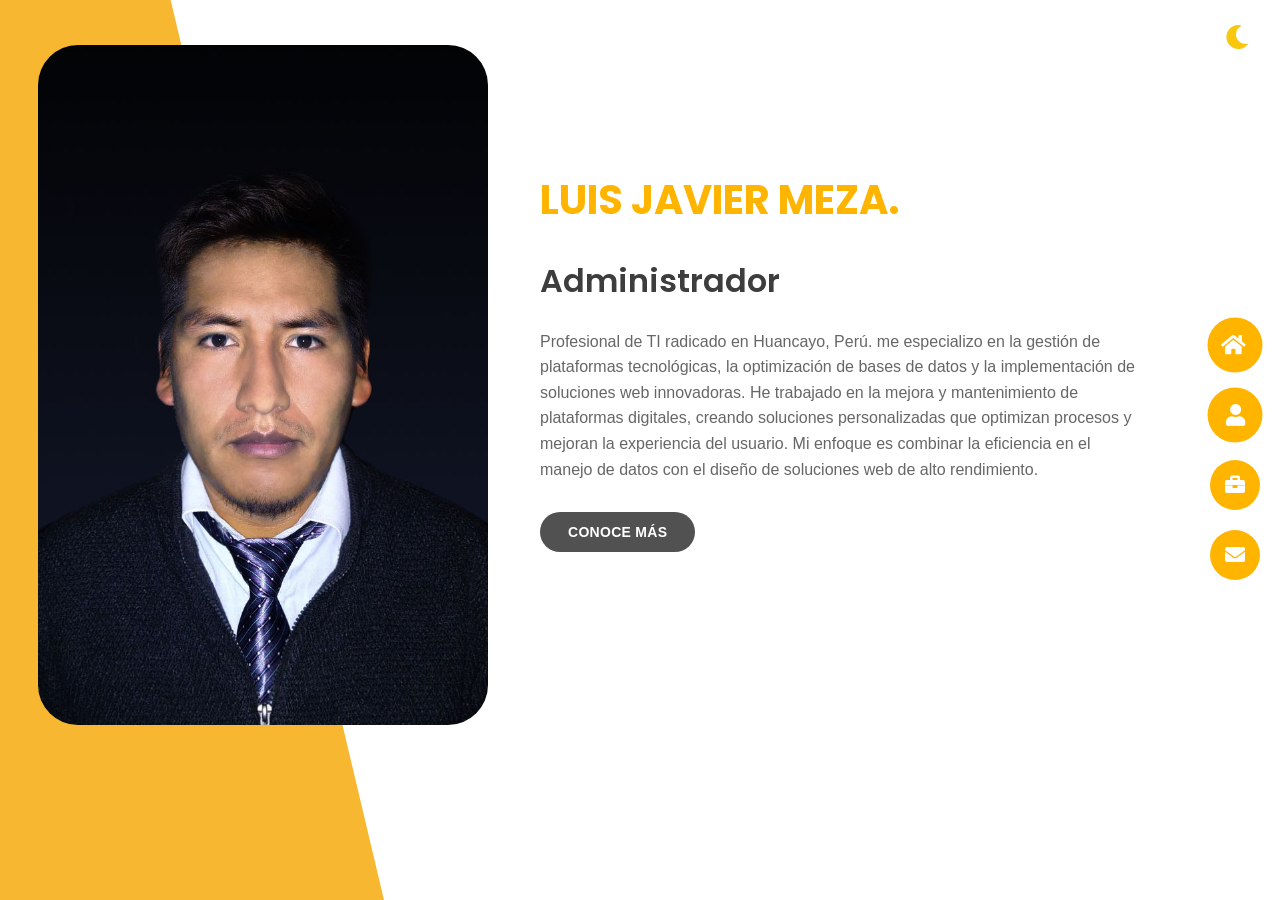
<file: home/index.html>
<!DOCTYPE html>
<html lang="es">
<head>
  <meta charset="UTF-8">
  <meta name="viewport" content="width=device-width, initial-scale=1.0">
  <title>Javier Meza - Diseñador Web</title>
  <link href="https://fonts.googleapis.com/css2?family=Poppins:wght@400;600;700;900&display=swap" rel="stylesheet">
  <link rel="icon" href="../static/imagenes/favicon.png" type="image/x-icon">


<link rel="stylesheet" href="https://cdnjs.cloudflare.com/ajax/libs/font-awesome/5.15.3/css/all.min.css" />
<link rel="stylesheet" href="../static/css/sidebar.css">
<!-- Botón de modo oscuro (pantallas grandes) -->
  <div class="mode-container">
    <button id="toggle-mode" class="toggle-mode" aria-label="Alternar modo oscuro/claro">
      <i class="fas fa-moon"></i>
    </button>
  </div>

  <!-- Botón de modo oscuro (pantallas pequeñas) -->
  <div class="mobile-mode-container">
    <button id="mobile-toggle-mode" class="mobile-toggle-mode" aria-label="Alternar modo oscuro/claro">
      <i class="fas fa-moon"></i>
    </button>
  </div>

<!-- Menú lateral (pantallas grandes) -->
<div class="menu-container">
  <a href="/portafolio_web/index.html" class="menu-btn"><i class="fas fa-home"></i><span>Inicio</span></a>
  <a href="/portafolio_web/sobre_mi/index.html" class="menu-btn active"><i class="fas fa-user"></i><span>Información</span></a>
  <a href="/portafolio_web/trabajos_demo/index.html" class="menu-btn"><i class="fas fa-briefcase"></i><span>Portafolio</span></a>
  <a href="https://mail.google.com/mail/?view=cm&fs=1&to=javier.ocyt@gmail.com" target="_blank" class="menu-btn">
    <i class="fas fa-envelope"></i><span>Correo</span>
  </a>
</div>

<!-- Menú inferior (pantallas pequeñas) -->
<div class="mobile-menu">
  <a href="/portafolio_web/index.html"><i class="fas fa-home"></i></a>
  <a href="/portafolio_web/sobre_mi/index.html" class="active"><i class="fas fa-user"></i></a>
  <a href="/portafolio_web/trabajos_demo/index.html"><i class="fas fa-briefcase"></i></a>
  <a href="https://mail.google.com/mail/?view=cm&fs=1&to=javier.ocyt@gmail.com"><i class="fas fa-envelope"></i></a>
</div>


</head>
<!-- Incluir el archivo script.js -->
<script src="../static/js/sidebar.js"></script>
<!DOCTYPE html>
<html lang="es">
<head>
  <meta charset="UTF-8">
  <meta name="viewport" content="width=device-width, initial-scale=1.0">
  <title>Javier Meza - Diseñador Web</title>
  <link href="https://fonts.googleapis.com/css2?family=Poppins:wght@400;600;700;900&display=swap" rel="stylesheet">

  <!-- Enlazar el archivo CSS 'style_home.css' -->
  <link rel="stylesheet" href="../static/css/style_home.css">
  <link rel="stylesheet" href="../static/css/sidebar.css">
  <link rel="stylesheet" href="../static/css/modal_info.css">

  </head>
<body>

<!-- ===== DISEÑO PARA PANTALLAS GRANDES ===== -->
<div class="desktop-design">
  <div class="main-container">
    <div class="triangle-container"></div>
    <div class="black-background"></div>
    
    <div class="image-section">
      <img src="../static/imagenes/photo.jpg" alt="Retrato de Javier Meza">
    </div>
    
    <div class="content-section">
      <h1>LUIS JAVIER MEZA.</h1>
      <div class="typing-container">
        <div class="typing-text" id="desktopTypingText"></div>
      </div>
      <p>
        Profesional de TI radicado en Huancayo, Perú. me especializo en la gestión de plataformas tecnológicas, la optimización de bases de datos y la implementación de soluciones web innovadoras.
    
        He trabajado en la mejora y mantenimiento de plataformas digitales, creando soluciones personalizadas que optimizan procesos y mejoran la experiencia del usuario. Mi enfoque es combinar la eficiencia en el manejo de datos con el diseño de soluciones web de alto rendimiento.
      </p>
      <button class="button" id="myBtn">CONOCE MÁS</button>
    </div>
  </div>
</div>

<!-- ===== DISEÑO PARA PANTALLAS PEQUEÑAS ===== -->
<div class="mobile-design">
  <div class="profile-image">
    <img src="../static/imagenes/photo.jpg" alt="Retrato de Javier Meza">
  </div>
  
  <h1>LUIS JAVIER MEZA</h1>
  <div class="typing-container">
    <div class="typing-text" id="mobileTypingText"></div>
  </div>
  
  <p>
    Profesional de TI radicado en Huancayo, Perú. me especializo en la gestión de plataformas tecnológicas, la optimización de bases de datos y la implementación de soluciones web innovadoras.

    He trabajado en la mejora y mantenimiento de plataformas digitales, creando soluciones personalizadas que optimizan procesos y mejoran la experiencia del usuario. Mi enfoque es combinar la eficiencia en el manejo de datos con el diseño de soluciones web de alto rendimiento.
  </p>
  
  <div class="button-container">
    <button class="button" id="mobileBtn">CONOCE MÁS</button>
  </div>
</div>

<script>
    // Texto completo para el efecto
  const fullText = "Administrador de Datos, Sistemas y Desarrollo Web";
  
  // Función mejorada para el efecto de máquina de escribir
  function typeWriter(element, text, speed) {
    let i = 0;
    element.innerHTML = ''; // Limpiar contenido inicial
    
    function type() {
      if (i < text.length) {
        element.innerHTML = text.substring(0, i+1);
        i++;
        setTimeout(type, speed);
      } else {
        setTimeout(() => {
          // Reiniciamos el texto (el cursor CSS sigue parpadeando)
          element.innerHTML = text;
          i = 0;
          setTimeout(type, 1000); // Breve pausa antes de reiniciar
        }, 2000); // Espera 2 segundos al final
      }
    }
    
    type(); // Iniciar la animación
  }

  // Iniciar efectos al cargar la página
  document.addEventListener('DOMContentLoaded', () => {
    const desktopText = document.getElementById('desktopTypingText');
    const mobileText = document.getElementById('mobileTypingText');
    
    if (desktopText) {
      typeWriter(desktopText, fullText, 100);
    }
    
    if (mobileText) {
      typeWriter(mobileText, fullText, 100);
    }

    // Botón en móviles
    document.getElementById('mobileBtn')?.addEventListener('click', function() {
      window.location.href = "/portafolio_web/sobre_mi/index.html";
    });

    // Botón en desktop
    document.getElementById('myBtn')?.addEventListener('click', function() {
      window.location.href = "/portafolio_web/sobre_mi/index.html";
    });
  });
</script>
<script src="../static/js/button.js"></script>
</body>
</html>
</file>
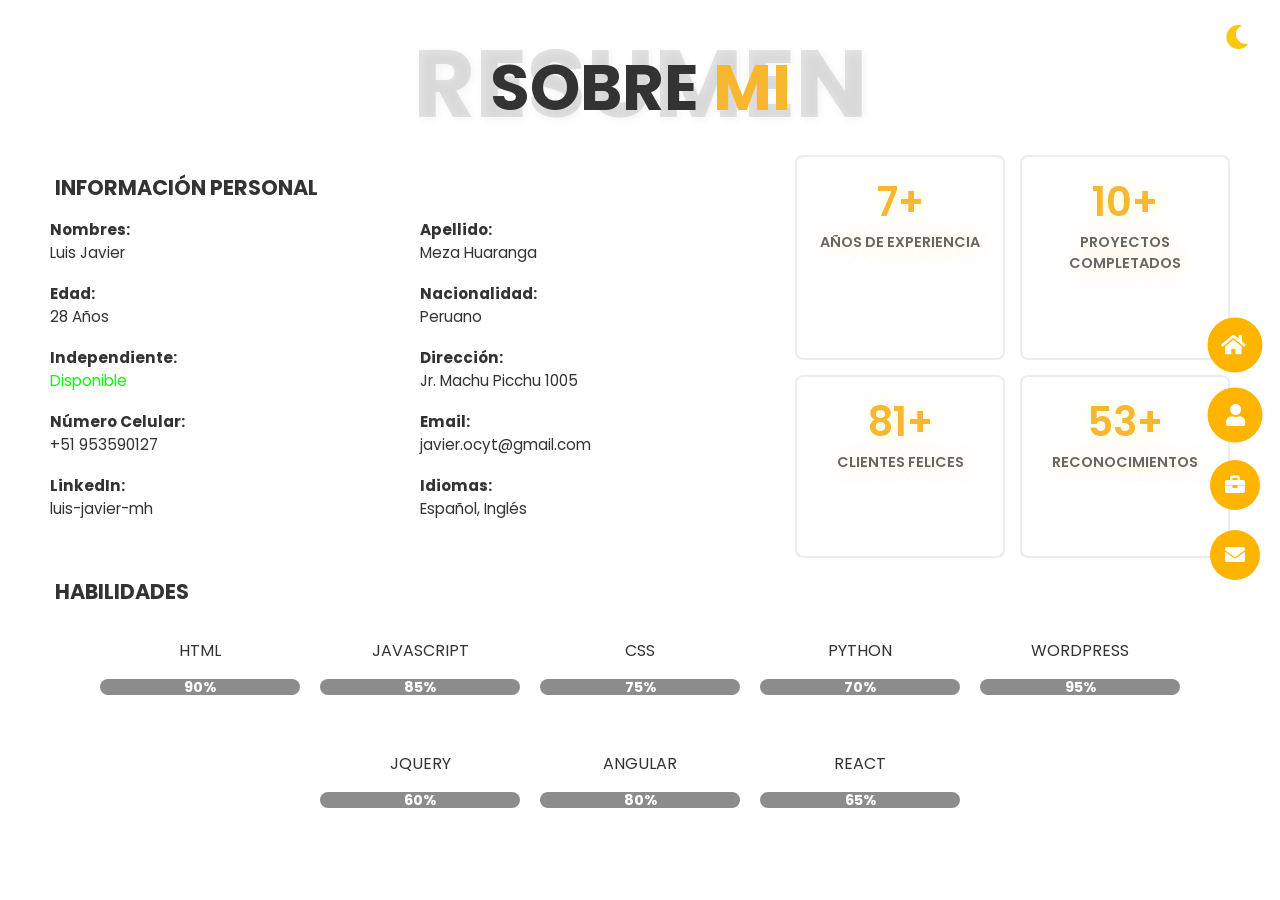
<file: sobre_mi/index.html>
<!DOCTYPE html>
<html lang="es">
<head>
  <meta charset="UTF-8" />
  <meta name="viewport" content="width=device-width, initial-scale=1.0" />
  <title>Javier Meza - Diseñador Web</title>

  <!-- Fuentes -->
  <link href="https://fonts.googleapis.com/css2?family=Poppins:wght@400;600;700;900&display=swap" rel="stylesheet">
  <link href="https://fonts.googleapis.com/css2?family=Roboto:wght@400;700&display=swap" rel="stylesheet">

  <!-- Íconos -->
  <link rel="stylesheet" href="https://cdnjs.cloudflare.com/ajax/libs/font-awesome/5.15.3/css/all.min.css" />

  <!-- Estilos -->
  <link rel="stylesheet" href="../static/css/sidebar.css" />
  <link rel="stylesheet" href="../static/css/sobre_mi.css" />
  <link rel="icon" href="../static/imagenes/favicon.png" type="image/x-icon" />
</head>

<body>

<!-- Botón de modo oscuro (pantallas grandes) -->
<div class="mode-container">
  <button id="toggle-mode" class="toggle-mode" aria-label="Alternar modo oscuro/claro">
    <i class="fas fa-moon"></i>
  </button>
</div>

<!-- Botón de modo oscuro (pantallas pequeñas) -->
<div class="mobile-mode-container">
  <button id="mobile-toggle-mode" class="mobile-toggle-mode" aria-label="Alternar modo oscuro/claro">
    <i class="fas fa-moon"></i>
  </button>
</div>

<!-- Menú lateral (pantallas grandes) -->
<div class="menu-container">
  <a href="/portafolio_web/index.html" class="menu-btn"><i class="fas fa-home"></i><span>Inicio</span></a>
  <a href="/portafolio_web/sobre_mi/index.html" class="menu-btn active"><i class="fas fa-user"></i><span>Información</span></a>
  <a href="/portafolio_web/trabajos_demo/index.html" class="menu-btn"><i class="fas fa-briefcase"></i><span>Portafolio</span></a>
  <a href="https://mail.google.com/mail/?view=cm&fs=1&to=javier.ocyt@gmail.com" target="_blank" class="menu-btn">
    <i class="fas fa-envelope"></i><span>Correo</span>
  </a>
</div>

<!-- Menú inferior (pantallas pequeñas) -->
<div class="mobile-menu">
  <a href="/portafolio_web/index.html"><i class="fas fa-home"></i></a>
  <a href="/portafolio_web/sobre_mi/index.html" class="active"><i class="fas fa-user"></i></a>
  <a href="/portafolio_web/trabajos_demo/index.html"><i class="fas fa-briefcase"></i></a>
  <a href="https://mail.google.com/mail/?view=cm&fs=1&to=javier.ocyt@gmail.com"><i class="fas fa-envelope"></i></a>
</div>

<!-- Contenido principal -->
<div class="container">
  <div class="header">
    <h1>SOBRE <span>MI</span></h1>
  </div>

  <div class="container-columns">
    <div class="personal-info">
      <h2>INFORMACIÓN PERSONAL</h2>
      <div class="info">
        <div><span>Nombres:</span><span class="value">Luis Javier</span></div>
        <div><span>Apellido:</span><span class="value">Meza Huaranga</span></div>
        <div><span>Edad:</span><span class="value">28 Años</span></div>
        <div><span>Nacionalidad:</span><span class="value">Peruano</span></div>
        <div><span>Independiente:</span><span class="value" style="color: #00ff00;">Disponible</span></div>
        <div><span>Dirección:</span><span class="value">Jr. Machu Picchu 1005</span></div>
        <div><span>Número Celular:</span><span class="value">+51 953590127</span></div>
        <div><span>Email:</span><span class="value">javier.ocyt@gmail.com</span></div>
        <div><span>LinkedIn:</span><span class="value">luis-javier-mh</span></div>
        <div><span>Idiomas:</span><span class="value">Español, Inglés</span></div>
      </div>
    </div>

    <div class="stats">
      <div class="column"><span>7+</span><span class="label">AÑOS DE EXPERIENCIA</span></div>
      <div class="column"><span>10+</span><span class="label">PROYECTOS COMPLETADOS</span></div>
      <div class="column"><span>81+</span><span class="label">CLIENTES FELICES</span></div>
      <div class="column"><span>53+</span><span class="label">RECONOCIMIENTOS</span></div>
    </div>
  </div>

  <div class="personal-info">
    <h2>HABILIDADES</h2>
    <div class="skills">
      <div class="skill"><p>HTML</p>
        <div class="progress-container"><div class="progress-bar" style="--target-width: 90%;"></div><span class="percentage">90%</span></div>
      </div>
      <div class="skill"><p>JAVASCRIPT</p>
        <div class="progress-container"><div class="progress-bar" style="--target-width: 85%;"></div><span class="percentage">85%</span></div>
      </div>
      <div class="skill"><p>CSS</p>
        <div class="progress-container"><div class="progress-bar" style="--target-width: 75%;"></div><span class="percentage">75%</span></div>
      </div>
      <div class="skill"><p>PYTHON</p>
        <div class="progress-container"><div class="progress-bar" style="--target-width: 70%;"></div><span class="percentage">70%</span></div>
      </div>
      <div class="skill"><p>WORDPRESS</p>
        <div class="progress-container"><div class="progress-bar" style="--target-width: 95%;"></div><span class="percentage">95%</span></div>
      </div>
      <div class="skill"><p>JQUERY</p>
        <div class="progress-container"><div class="progress-bar" style="--target-width: 60%;"></div><span class="percentage">60%</span></div>
      </div>
      <div class="skill"><p>ANGULAR</p>
        <div class="progress-container"><div class="progress-bar" style="--target-width: 80%;"></div><span class="percentage">80%</span></div>
      </div>
      <div class="skill"><p>REACT</p>
        <div class="progress-container"><div class="progress-bar" style="--target-width: 65%;"></div><span class="percentage">65%</span></div>
      </div>
    </div>
  </div>
</div>

<!-- Scripts -->
<script src="../static/js/sidebar.js"></script>
<script>
  document.addEventListener('DOMContentLoaded', function() {
    const progressBars = document.querySelectorAll('.progress-bar');

    function animateBars() {
      progressBars.forEach(bar => {
        bar.style.animation = 'none';
        void bar.offsetWidth;
        bar.style.animation = 'progressAnimation 6s infinite ease-in-out';
      });
    }

    animateBars();
    setInterval(animateBars, 30000);
  });
</script>
</body>
</html>
</file>
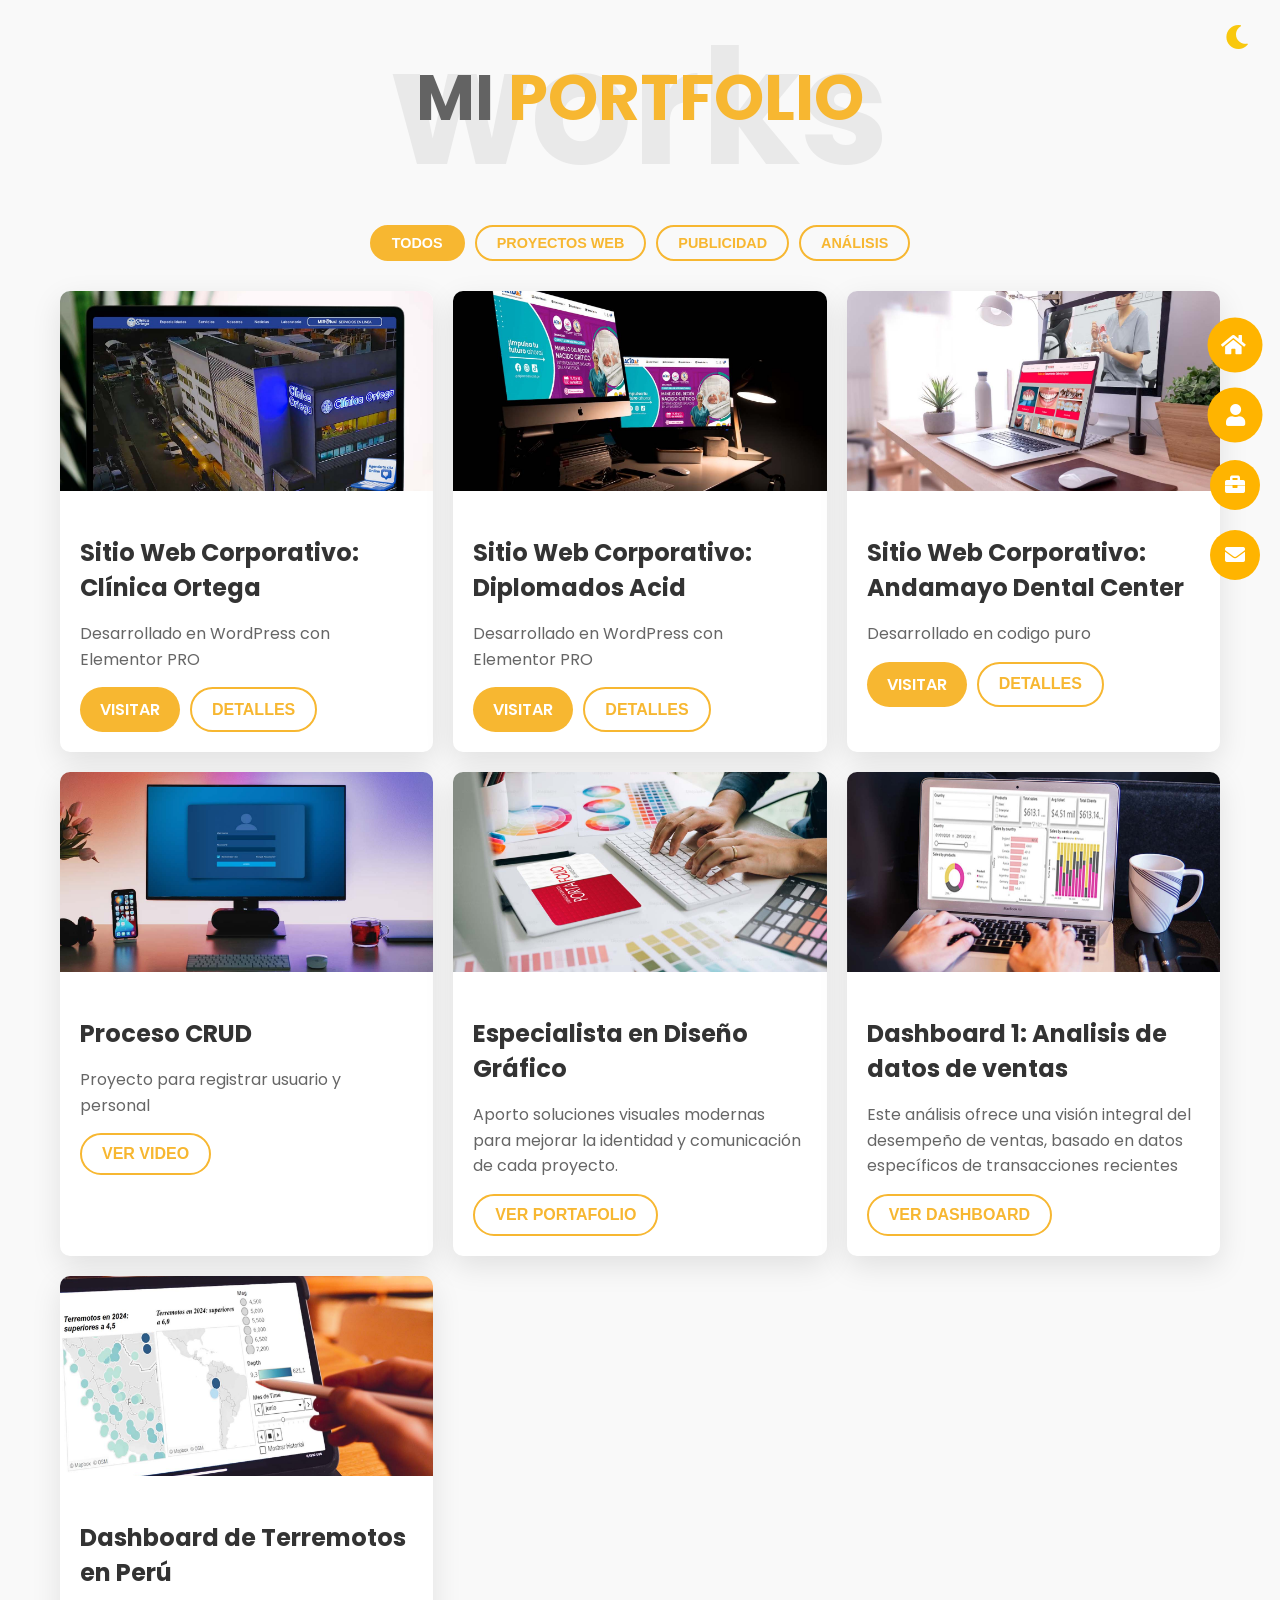
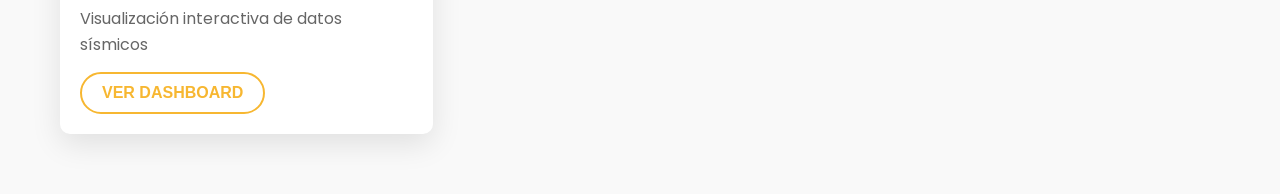
<file: trabajos_demo/index.html>
<!DOCTYPE html>
<html lang="es">
<head>
  <meta charset="UTF-8">
  <meta name="viewport" content="width=device-width, initial-scale=1.0">
  <title>Javier Meza - Diseñador Web</title>
  <link href="https://fonts.googleapis.com/css2?family=Poppins:wght@400;600;700;900&display=swap" rel="stylesheet">
  <link rel="icon" href="../static/imagenes/favicon.png" type="image/x-icon">


<link rel="stylesheet" href="https://cdnjs.cloudflare.com/ajax/libs/font-awesome/5.15.3/css/all.min.css" />
<link rel="stylesheet" href="../static/css/sidebar.css">
<!-- Botón de modo oscuro (pantallas grandes) -->
  <div class="mode-container">
    <button id="toggle-mode" class="toggle-mode" aria-label="Alternar modo oscuro/claro">
      <i class="fas fa-moon"></i>
    </button>
  </div>

  <!-- Botón de modo oscuro (pantallas pequeñas) -->
  <div class="mobile-mode-container">
    <button id="mobile-toggle-mode" class="mobile-toggle-mode" aria-label="Alternar modo oscuro/claro">
      <i class="fas fa-moon"></i>
    </button>
  </div>

 <!-- Menú lateral (pantallas grandes) -->
<div class="menu-container">
  <a href="/portafolio_web/index.html" class="menu-btn"><i class="fas fa-home"></i><span>Inicio</span></a>
  <a href="/portafolio_web/sobre_mi/index.html" class="menu-btn active"><i class="fas fa-user"></i><span>Información</span></a>
  <a href="/portafolio_web/trabajos_demo/index.html" class="menu-btn"><i class="fas fa-briefcase"></i><span>Portafolio</span></a>
  <a href="https://mail.google.com/mail/?view=cm&fs=1&to=javier.ocyt@gmail.com" target="_blank" class="menu-btn">
    <i class="fas fa-envelope"></i><span>Correo</span>
  </a>
</div>

<!-- Menú inferior (pantallas pequeñas) -->
<div class="mobile-menu">
  <a href="/portafolio_web/index.html"><i class="fas fa-home"></i></a>
  <a href="/portafolio_web/sobre_mi/index.html" class="active"><i class="fas fa-user"></i></a>
  <a href="/portafolio_web/trabajos_demo/index.html"><i class="fas fa-briefcase"></i></a>
  <a href="https://mail.google.com/mail/?view=cm&fs=1&to=javier.ocyt@gmail.com"><i class="fas fa-envelope"></i></a>
</div>


</head>
<!-- Incluir el archivo script.js -->
<script src="../static/js/sidebar.js"></script>
  <!DOCTYPE html>
  <html lang="es">
  <head>
    <meta charset="UTF-8">
    <meta name="viewport" content="width=device-width, initial-scale=1.0">
    <title>Mi Portafolio - Javier Meza</title>
    <link href="https://fonts.googleapis.com/css2?family=Poppins:wght@400;600;700;900&display=swap" rel="stylesheet">
    <link rel="stylesheet" href="../static/css/trabajos_demo.css">

  </head>
  <body>
<!-- Contenedor principal -->
<div class="jm-main-container">
  <header>
    <div class="jm-header">
      <h1>MI <span>PORTFOLIO</span></h1>
    </div>
  </header>
  
  <section class="jm-portfolio">
    <div class="jm-container">
      <div class="jm-portfolio-filters">
        <button class="jm-filter-btn jm-active" data-jm-filter="all">Todos</button>
        <button class="jm-filter-btn" data-jm-filter="web">Proyectos Web</button>
        <button class="jm-filter-btn" data-jm-filter="publicidad">Publicidad</button>
        <button class="jm-filter-btn" data-jm-filter="analisis">Análisis</button>
      </div>
  
      <div class="jm-projects-grid">
        <!-- Proyecto 1 -->
        <div class="jm-project-card jm-web-project jm-active" data-jm-category="web">
          <div class="jm-project-image">
            <img src="../static/imagenes/webdesing1.jpg" alt="Proyecto Web 1">
          </div>
          <div class="jm-project-info">
            <h3>Sitio Web Corporativo: Clínica Ortega</h3>
            <p>Desarrollado en WordPress con Elementor PRO</p>
            <div class="jm-project-links">
              <a href="https://clinicaortega.pe/webortega/portalweb/" class="jm-btn" target="_blank">
                Visitar
              </a>
              <button class="jm-btn jm-btn-outline jm-details-btn" 
                      data-title="Sitio Web Corporativo" 
                      data-tech="WordPress, Elementor Pro, HTML5, CSS3, JavaScript, Plugins personalizados" 
                      data-features="Diseño responsive, Optimización SEO, Integración con redes sociales" 
                      data-challenges="Implementamos lazy loading para imágenes pesadas">
                Detalles
              </button>
            </div>
          </div>
        </div>

        <!-- Proyecto 2 -->
        <div class="jm-project-card jm-web-project jm-active" data-jm-category="web">
          <div class="jm-project-image">
            <img src="../static/imagenes/webdesing2.jpg" alt="Proyecto Web 2">
          </div>
          <div class="jm-project-info">
            <h3>Sitio Web Corporativo: Diplomados Acid</h3>
            <p>Desarrollado en WordPress con Elementor PRO</p>
            <div class="jm-project-links">
              <a href="https://diplomadosacid.pe/" class="jm-btn" target="_blank">
                Visitar
              </a>
              <button class="jm-btn jm-btn-outline jm-details-btn" 
              data-title="Sitio Web Corporativo" 
              data-tech="WordPress, Elementor Pro, HTML5, CSS3, JavaScript, Plugins personalizados" 
              data-features="Diseño responsive, Optimización SEO, Integración con redes sociales" 
              data-challenges="Implementamos lazy loading para imágenes pesadas">
                Detalles
              </button>
            </div>
          </div>
        </div>

        <!-- Proyecto 3 -->
        <div class="jm-project-card jm-web-project jm-active" data-jm-category="web">
          <div class="jm-project-image">
            <img src="../static/imagenes/webdesing3.jpg" alt="Proyecto Web 3">
          </div>
          <div class="jm-project-info">
            <h3>Sitio Web Corporativo: Andamayo Dental Center</h3>
            <p>Desarrollado en codigo puro</p>
            <div class="jm-project-links">
              <a href="https://andamayodentalcenter.pe/" class="jm-btn" target="_blank">
                Visitar
              </a>
              <button class="jm-btn jm-btn-outline jm-details-btn" 
                      data-title="Sitio Web Corporativo" 
                      data-tech="JavaScript, PHP, MySQL, HTML5, CSS3" 
                      data-features="Diseño Responsive, Optimización SEO, Formulario de Contacto y Citas en Línea" 
                      data-challenges="Un sistema de citas en línea efectivo y funcional sin la dependencia de plugins, garantizando una experiencia sencilla y sin complicaciones.">
                Detalles
              </button>
            </div>
          </div>
        </div>

        <!-- NUEVO PROYECTO 4 CON VIDEO DE YOUTUBE -->
        <div class="jm-project-card jm-web-project jm-active" data-jm-category="web">
          <div class="jm-project-image">
            <img src="../static/imagenes/webdesing4.jpg" alt="Demo Video">
          </div>
          <div class="jm-project-info">
            <h3>Proceso CRUD</h3>
            <p>Proyecto para registrar usuario y personal</p>
            <div class="jm-project-links">
              <button class="jm-btn jm-btn-outline jm-details-btn" 
                      data-title="Proyecto para registrar usuario y personal" 
                      data-media-type="video" 
                      data-media-src="https://drive.google.com/file/d/1pxQhfYZIBekPWque3fvRrMjMa5s74beC/preview">
                Ver Video
              </button>
            </div>
          </div>
        </div>

        <!-- Proyecto 5 (Publicidad con PDF) -->
        <div class="jm-project-card jm-active" data-jm-category="publicidad">
          <div class="jm-project-image">
            <img src="../static/imagenes/desinggraphics1.jpg" alt="Campaña Publicitaria">
          </div>
          <div class="jm-project-info">
            <h3>Especialista en Diseño Gráfico</h3>
            <p>Aporto soluciones visuales modernas para mejorar la identidad y comunicación de cada proyecto.</p>
            <div class="jm-project-links">
              <button class="jm-btn jm-btn-outline jm-details-btn" 
                      data-title="Especialista en Diseño Gráfico" 
                      data-media-type="pdf" 
                      data-media-src="https://drive.google.com/file/d/1GkE3JJz17PzDUDC5nhgJedjEK-8OeRzv/preview">
                Ver Portafolio
              </button>
            </div>
          </div>
        </div>

<!-- Proyecto 6 - Video de Análisis -->
<div class="jm-project-card jm-active" data-jm-category="analisis">
  <div class="jm-project-image">
    <img src="../static/imagenes/dataanalitics1.jpg" alt="Video de Análisis">
  </div>
  <div class="jm-project-info">
    <h3>Dashboard 1: Analisis de datos de ventas</h3>
    <p>Este análisis ofrece una visión integral del desempeño de ventas, basado en datos específicos de transacciones recientes</p>
    <div class="jm-project-links">
      <button class="jm-btn jm-btn-outline jm-details-btn" 
              data-title="Análisis de Datos" 
              data-media-type="video" 
              data-media-src="https://drive.google.com/file/d/1FXv7hjcuhSS6Q540z9-W8VBLFxw0a4nq/preview">
              Ver Dashboard
      </button>
    </div>
  </div>
</div>

<!-- Proyecto 7 - Dashboard Tableau -->
<div class="jm-project-card jm-active" data-jm-category="analisis">
  <div class="jm-project-image">
    <img src="../static/imagenes/dataanalitics2.jpg" alt="Dashboard Tableau">
  </div>
  <div class="jm-project-info">
    <h3>Dashboard de Terremotos en Perú</h3>
    <p>Visualización interactiva de datos sísmicos</p>
    <div class="jm-project-links">
      <button class="jm-btn jm-btn-outline jm-details-btn" 
              data-title="Dashboard de Terremotos en Perú" 
              data-media-type="tableau" 
              data-media-src="terremotosenPeru/Dashboard1">
        Ver Dashboard
      </button>
    </div>
  </div>
</div>
</div>
</div>
</section>
</div>

<!-- Modal de Detalles -->
<div class="jm-modal" id="detailsModal">
  <div class="jm-modal-content">
    <span class="jm-close-modal">&times;</span>
    <h2 class="jm-modal-title" id="modalProjectTitle">Detalles del Proyecto</h2>
    <div class="jm-modal-body" id="modalProjectContent">
      <!-- El contenido se llenará dinámicamente con JavaScript -->
    </div>
    <div class="jm-modal-footer">
      <button class="jm-btn jm-modal-close-btn">Cerrar</button>
    </div>
  </div>
</div>

    <script src="../static/js/trabajos_demo.js"></script>
  </body>
  </html>
</file>
<file: static/css/sidebar.css>
/* Reset y base */
body {
  font-family: 'Open Sans', sans-serif;
  margin: 0;
  padding: 0;
  background-color: #fff;
  color: #333;
  min-height: 100vh;
  transition: background-color 0.3s ease, color 0.3s ease;
}

body.dark-mode {
  background-color: #1c1c1c;
  color: #f4f4f4;
}
body.dark-mode .content-section h2,
  body.dark-mode .content-section p {
    color: #acacac;  /* Asegura que los textos sean blancos en modo oscuro */
  }
  body.dark-mode .mobile-design h2,
  body.dark-mode .mobile-design p {
    color: #acacac;  /* Asegura que los textos sean blancos en modo oscuro */
  }

/* Botón modo oscuro (escritorio) */
.mode-container {
  position: fixed;
  top: 15px;
  right: 15px;
  z-index: 1010;
  width: 50px;
  height: 50px;
}

.toggle-mode {
  background: none;
  border: none;
  color: #f9c80e;
  font-size: 1.5em;
  cursor: pointer;
  border-radius: 50%;
  padding: 10px;
  display: flex;
  justify-content: center;
  align-items: center;
  transition: color 0.3s ease;
}

.toggle-mode:hover {
  color: #bebebe;
  box-shadow: 4px 4px 6px rgba(0, 0, 0, 0.1),
              -2px -2px 6px rgba(99, 99, 99, 0.6);
}

/* Menú lateral para pantallas grandes */
.menu-container {
  position: fixed;
  top: 50%;
  right: 20px;
  transform: translateY(-50%);
  display: flex;
  flex-direction: column;
  align-items: flex-end;
  gap: 20px;
  z-index: 1000;
}

.menu-btn {
  display: inline-flex;
  align-items: center;
  justify-content: flex-end;
  text-decoration: none;
  background-color: #ffb400;
  border-radius: 50%;
  position: relative;
  overflow: hidden;
  cursor: pointer;
  width: 50px;
  height: 50px;
  border: none;
  transition: all 0.4s cubic-bezier(0.25, 0.8, 0.25, 1);
  white-space: nowrap;
}

.menu-btn i {
  font-size: 20px;
  color: #fff;
  position: absolute;
  right: 15px;
  transition: all 0.3s ease;
}

.menu-btn span {
  opacity: 0;
  width: 0;
  overflow: hidden;
  color: white;
  font-size: 16px;
  margin-left: 10px;
  transition: all 0.3s ease;
  pointer-events: none;
}

.menu-btn:hover {
  width: 160px;
  border-radius: 50px;
  background-color: #555;
  justify-content: flex-start;
  padding-left: 15px;
}

.menu-btn:hover i {
  left: 15px;
  right: auto;
}

.menu-btn:hover span {
  opacity: 1;
  width: auto;
  margin-left: 30px;
  overflow: visible;
}

.menu-btn.active {
  background-color: #ffb400 !important;
  transform: scale(1.1);
}

/* Textos */
.typing-text {
  color: #3d3d3d;
}

body.dark-mode .typing-text {
  color: white;
}

body.dark-mode .menu-btn span,
body.dark-mode .menu-btn i {
  color: white;
}

/* ------ NUEVO MENÚ MÓVIL ------ */
.mobile-mode-container,
.mobile-menu {
  display: none;
}

@media (max-width: 768px) {
  .menu-container, .mode-container {
    display: none; /* Oculta menú escritorio y botón original en móvil */
  }

  .mobile-mode-container {
    display: block;
    position: fixed;
    top: 10px;
    right: 15px;
    z-index: 1001;
  }

  .mobile-toggle-mode {
    background: none;
    border: none;
    color: #f9c80e;
    font-size: 1.5em;
    cursor: pointer;
    border-radius: 50%;
    padding: 10px;
    transition: color 0.3s ease;
  }

  .mobile-menu {
    display: flex;
    justify-content: space-around;
    align-items: center;
    position: fixed;
    bottom: 0;
    left: 0;
    right: 0;
    background-color: #fff;
    padding: 10px 0;
    z-index: 1000;
    border-top: 1px solid #ccc;
  }

  .mobile-menu a {
    background-color: #e0e0e0;
    color: #333;
    text-align: center;
    border-radius: 50%;
    width: 50px;
    height: 50px;
    display: flex;
    justify-content: center;
    align-items: center;
    text-decoration: none;
    transition: background-color 0.3s ease, color 0.3s ease;
  }

  .mobile-menu a.active,
  .mobile-menu a:active {
    background-color: #ffb400;
    color: white;
  }

  body.dark-mode .mobile-menu {
    background-color: #1c1c1c;
    border-top: 1px solid #444;
  }

  body.dark-mode .mobile-menu a {
    background-color: #333;
    color: white;
  }

  body.dark-mode .mobile-menu a.active {
    background-color: #ffb400;
    color: white;
  }
}
</file>
<file: static/css/style_home.css>
/* ===== ESTILOS BASE ===== */
body {
  margin: 0;
  font-family: 'Roboto', sans-serif;
  transition: background-color 0.5s ease;
}

/* Modo oscuro */
body.dark-mode {
  background-color: #1a1a1a;
  color: #fff;
}

/* ===== EFECTO DE MÁQUINA DE ESCRIBIR MEJORADO ===== */
.typing-container {
  display: inline-block;
  position: relative;
  text-align: left;
  margin: 10px 0;
  line-height: 1.3;
}

.typing-text {
  display: inline;
  position: relative;
  font-family: 'Poppins', sans-serif;
  font-weight: 600;
  color: #333;
  white-space: pre-wrap;
  word-wrap: break-word;
}

/* Cursor parpadeante mejorado */
.typing-text::after {
  content: "";
  position: absolute;
  right: -8px;
  bottom: 2px;
  width: 6px;
  height: 1em;
  background-color: #333;
  animation: blinkCursor 0.8s infinite;
  opacity: 0;
}

@keyframes blinkCursor {
  0%, 100% { opacity: 0; }
  50% { opacity: 1; }
}

/* ===== DISEÑO PARA PANTALLAS GRANDES ===== */
.desktop-design {
  display: block;
}

.main-container {
  display: flex;
  position: relative;
  width: 100%;
  height: 100vh;
  overflow: hidden;
}

.triangle-container {
  position: absolute;
  top: 0;
  left: 0;
  width: 100%;
  height: 100%;
  background-color: transparent;
  clip-path: polygon(70% 0, 100% 0, 100% 180%);
  background-color: #f7b731;
  transform: rotate(180deg);
  z-index: -1;
}

.black-background {
  position: absolute;
  top: 0;
  left: 40%;
  width: 60%;
  height: 100%;
  background-color: transparent;
  z-index: -1;
}

.image-section {
  position: absolute;
  top: 5%;
  left: 3%;
  width: 450px;
  height: 680px;
  background-color: transparent;
  border-radius: 40px;
  overflow: hidden;
}

.image-section:hover {
  transform: scale(1.01);
  box-shadow: -12px -12px 30px rgba(21, 19, 15, 0.4), -12px -12px 30px rgba(255, 180, 0, 0.6);
}

.image-section img {
  width: 100%;
  height: 100%;
  object-fit: cover;
}

.content-section {
  flex: 1;
  padding: 90px;
  position: relative;
  max-width: 600px;
  background-color: transparent;
  color: #666666;
  margin-left: 450px;
  margin-top: 80px;
  z-index: 2;
  transition: opacity 0.3s ease;
}

.content-section:hover {
  opacity: 0.9;
}

.desktop-design h1 {
  font-family: 'Poppins', sans-serif;
  font-size: 2.5rem;
  font-weight: 700;
  color: #ffb400;
  margin: 0 0 20px 0;
}

.desktop-design .typing-container {
  font-size: 2rem;
  margin-bottom: 10px;
  min-height: 10px;
}

.desktop-design p {
  font-size: 1rem;
  line-height: 1.6;
  margin-bottom: 30px;
}

/* ===== BOTÓN ===== */
.button {
  position: relative;
  padding: 12px 32px;
  border-radius: 20px;
  font-size: 16px;
  font-weight: 600;
  letter-spacing: .02em;
  border: none;
  cursor: pointer;
  overflow: hidden;
  background-color: #666666;
  color: white;
  transition: all 0.3s ease;
}

.button:hover {
  background-color: #ffb400;
}

/* ===== DISEÑO PARA PANTALLAS PEQUEÑAS ===== */
.mobile-design {
  display: none;
  width: 100%;
  min-height: 100vh;
  padding: 20px;
  box-sizing: border-box;
  flex-direction: column;
  align-items: center;
  text-align: center;
}

.profile-image {
  width: 200px;
  height: 200px;
  border-radius: 50%;
  overflow: hidden;
  margin: 10px auto;
  border: 4px solid #484848;
  box-shadow: 0 4px 15px rgba(0, 0, 0, 0.2);
}

.profile-image img {
  width: 100%;
  height: 100%;
  object-fit: cover;
}

.mobile-design h1 {
  font-family: 'Poppins', sans-serif;
  font-size: 2rem;
  font-weight: 700;
  margin: 10px 0;
  color: #ffb400;
}

.mobile-design .typing-container {
  font-size: 1.3rem;
  margin: 10px 0 20px;
  text-align: center;
  max-width: 90%;
  min-height: 40px;
}

/* Cursor más pequeño para móviles */
.mobile-design .typing-text::after {
  width: 4px;
  right: -6px;
  bottom: 3px;
}

.mobile-design p {
  font-size: 1rem;
  line-height: 1.6;
  margin: 0 auto 20px;
  max-width: 500px;
  color: #333;
}

.button-container {
  margin: 20px auto;
  text-align: center;
}
.button {
  &.alternative {
      --color-hover: #ffffff;
      --background: #666666;
      --hover-back: #e8a70e;
      --hover-front: #ffb400;
  }

}

.button {
  --color: #fff;
  --color-hover: var(--color);
  --background: #515151;
  --background-hover: var(--background);
  --hover-back: #ffb400;
  --hover-front: #ffb400;
  padding: 8px 28px;
  border-radius: 20px;
  line-height: 24px;
  font-size: 14px;
  font-weight: 600;
  letter-spacing: .02em;
  border: none;
  outline: none;
  position: relative;
  overflow: hidden;
  cursor: pointer;
   -webkit-tap-highlight-color: transparent;
   color: var(--c, var(--color));
  background: var(--b, var(--background));
  transition: color .2s linear var(--c-d, .2s), background .3s linear var(--b-d, .2s);
  &:not(.simple) {
      &:before,
      &:after {
          content: '';
          position: absolute;
          background: var(--pb, var(--hover-back));
          top: 0;
          left: 0;
          right: 0;
          height: 200%;
          border-radius: var(--br, 40%);
          transform: translateY(var(--y, 50%));
          transition: transform var(--d, .4s) ease-in var(--d-d, 0s), border-radius .5s ease var(--br-d, .08s);

      }
      &:after {
          --pb: var(--hover-front);
          --d: .44s;
      }
  }
  div {
      z-index: 1;
      position: relative;
      display: flex;
      span {
          display: block;
          backface-visibility: hidden;
          transform: translateZ(0);
          animation: var(--name, none) .7s linear forwards .18s;
      }
  }
  &.in {
      --name: move;
      &:not(.out) {
          --c: var(--color-hover);
          --b: var(--background-hover);
          &:before,
          &:after {
              --y: 0;
              --br: 5%;
          }
          &:after {
              --br: 10%;
              --d-d: .02s;
          }
      }
      &.out {
          --name: move-out;
          &:before {
              --d-d: .06s;
          }
      }
  }
}

@keyframes move {
  30%,
  36% {
      transform: translateY(calc(-6px * var(--move))) translateZ(0) rotate(calc(-13deg * var(--rotate) * var(--part)));
  }
  50% {
      transform: translateY(calc(3px * var(--move))) translateZ(0) rotate(calc(6deg * var(--rotate) * var(--part)));
  }
  70% {
      transform: translateY(calc(-2px * var(--move))) translateZ(0) rotate(calc(-3deg * var(--rotate) * var(--part)));
  }
}
/* ===== MEDIA QUERIES ===== */
@media (max-width: 768px) {
  .desktop-design {
    display: none;
  }
  
  .mobile-design {
    display: flex;
  }
  
  @media (max-width: 400px) {
    .mobile-design .typing-container {
      font-size: 1.1rem;
    }
    
    .mobile-design h1 {
      font-size: 1.8rem;
    }
    
    .profile-image {
      width: 180px;
      height: 180px;
    }
  }
}

@media (min-width: 769px) {
  .mobile-design {
    display: none;
  }
}
</file>
<file: static/css/modal_info.css>
/* Estilo del Modal */
.modal {
    display: none; /* Oculto por defecto */
    position: fixed;
    z-index: 9999; /* Aseguramos que el modal esté encima de todo */
    left: 0;
    top: 0;
    width: 100%;
    height: 100%;
    overflow: hidden; /* Eliminar el scroll de la página de fondo */
    background-color: rgba(0, 0, 0, 0.7); /* Fondo oscuro por defecto */
    transition: background-color 0.3s ease-in-out; /* Transición suave para el cambio de color */
  }

  .modal-content {
    background-color: #fff;
    margin: 2% auto;
    padding: 20px;
    border-radius: 10px;
    width: 90%; /* Ajustar el tamaño al 90% del ancho de la pantalla */
    max-width: 1200px; /* Ancho máximo */
    max-height: 90vh; /* Limitar la altura del modal al 90% de la altura de la pantalla */
    overflow-y: auto; /* Permitir desplazamiento solo en el eje Y */
    overflow-x: hidden; /* Deshabilitar el scroll horizontal */
    box-sizing: border-box; /* Incluir el padding en el cálculo del ancho y alto */
  }

  .close {
    color: #aaa;
    float: right;
    font-size: 28px;
    font-weight: bold;
    cursor: pointer;
  }

  .close:hover,
  .close:focus {
    color: black;
    text-decoration: none;
  }

  /* Fondo del contenido de la página para evitar superposiciones */
  .main-container {
    position: relative;
    z-index: 1; /* Aseguramos que el contenido esté por debajo del modal */
  }

  /* Estilos adicionales si estamos en el modo oscuro */
  .modal-dark .modal-content {
    background-color: #222; /* Fondo oscuro para el contenido del modal */
  }

  .modal-dark {
    background-color: rgba(0, 0, 0, 0.9); /* Fondo oscuro para el modal en modo oscuro */
  }

  /* Asegurarse que el modal no se desborde de la ventana */
  .modal-content {
    overflow-y: auto; /* Habilitar el scroll vertical solo en el contenido */
  }

  /* Estilo del interruptor de modo oscuro */
  .toggle-darkmode {
    position: fixed;
    top: 20px;
    right: 20px;
    background-color: #fff;
    border: 2px solid #333;
    border-radius: 50px;
    padding: 10px;
    cursor: pointer;
    transition: all 0.3s ease;
  }

  .toggle-darkmode.active {
    background-color: #333;
    border-color: #fff;
  }

  .toggle-darkmode span {
    color: #333;
    font-size: 20px;
  }

  .toggle-darkmode.active span {
    color: #fff;
  }
</file>
<file: static/css/sobre_mi.css>
html, body {
    width: 100%;
    overflow-x: hidden;
    margin: 0;
    padding: 0;
    font-family: Poppins, sans-serif;
    background-color: #ffffff; /* Modo claro */
    color: #333; /* Texto en modo claro */
}

/* Color para modo oscuro */
body.dark-mode {
    background-color: #121212;
    color: #fff;
}

.container {
    width: 100%;
    max-width: 1200px;
    margin: 0 auto;
    padding: 10px;
    min-height: 100%;
    box-sizing: border-box;
}

.header {
    text-align: center;
    padding: 30px 0 20px;
    position: relative;
    overflow: hidden;
}

.header h1 {
    font-size: 4em;
    font-weight: bold;
    margin: 0;
    position: relative;
    z-index: 1; 
}

.header h1 span {
    color: #f7b731;
}

.header::after {
    content: 'RESUMEN';
    font-family: 'Poppins', sans-serif;
    font-weight: bold;
    position: absolute;
    top: 50%;
    left: 50%;
    transform: translate(-50%, -50%);
    font-size: 6em;
    z-index: 0;
    color: #4c4a4a26;
    text-shadow: 2px 2px 10px rgba(0, 0, 0, 0.05);
}

.personal-info, .skills, .experience {
    margin-bottom: 30px;
}

.personal-info h2, .skills h2, .experience h2 {
    font-size: 1.3em;
    font-weight: 700;
    margin-bottom: 15px;
    padding: 0 5px;
}

.container-columns {
    display: flex;
    gap: 15px;
    flex-wrap: wrap;
    overflow-x: hidden;
}

.personal-info {
    flex: 1 1 60%;
}

.personal-info .info {
    display: flex;
    flex-wrap: wrap;
    gap: 10px;
}

.personal-info .info div {
    flex: 1 1 48%;
    margin-bottom: 8px;
    font-size: 0.95em;
}

.personal-info .info div span {
    display: block;
    font-weight: 700;
}

.personal-info .info div span.value {
    font-weight: 400;
}

.stats {
    display: grid;
    grid-template-columns: 1fr 1fr;
    gap: 15px;
    flex: 1 1 35%;
}

.stats .column {
    flex: 1 1 45%;
    text-align: center;
    padding: 15px;
    border: 2px solid #9090902b;
    border-radius: 8px;
    transition: transform 0.3s ease, box-shadow 0.3s ease;
}

.stats .column:hover {
    transform: translateY(-10px);
    box-shadow: 0 4px 20px rgba(255, 183, 49, 0.4);
}

.stats .column span {
    display: block;
    font-size: 2.5em;
    font-weight: 600;
    color: #f7b731;
    text-shadow: 2px 2px 15px rgba(255, 250, 154, 0.5);
}

.stats .column span.label {
    font-size: 0.9em;
    color: #666;
}

/* Ajustes modo oscuro */
body.dark-mode .stats .column span.label,
body.dark-mode .personal-info .info div span.value {
    color: #fff;
}

body.dark-mode .stats .column {
    border-color: #444;
}

.skills {
    display: flex;
    flex-wrap: wrap;
    justify-content: center;
    gap: 20px;
}

.skill {
    width: 200px;
    text-align: center;
    margin-bottom: 20px;
}

.progress-container {
    width: 100%;
    background-color: #8c8c8c;
    border-radius: 25px;
    height: 16px;
    margin-top: 15px;
    position: relative;
    overflow: hidden;
}

.progress-bar {
    height: 100%;
    background-color: #f7b731;
    width: 0%;
    border-radius: 25px;
    position: absolute;
    top: 0;
    left: 0;
    animation: progressAnimation 4s ease-in-out forwards;
}

@keyframes progressAnimation {
    0% { width: 0%; }
    100% { width: var(--target-width); }
}

.percentage {
    position: absolute;
    top: 0;
    left: 50%;
    transform: translateX(-50%);
    font-weight: bold;
    font-size: 0.9em;
    color: #fff;
    line-height: 16px;
}

/* Media Queries */

@media (max-width: 992px) {
    .header h1 { font-size: 3em; }
    .header::after { font-size: 4em; }
    .stats .column span { font-size: 2em; }
}

@media (max-width: 768px) {
    .header h1 { font-size: 2.2em; }
    .header::after { font-size: 2.8em; }

    .personal-info .info {
        display: grid;
        grid-template-columns: 1fr 1fr;
        gap: 8px;
        padding: 0 5px;
    }

    .stats {
        grid-template-columns: 1fr 1fr;
    }

    .skill {
        width: 100%;
        max-width: 160px;
    }

    .progress-container {
        height: 14px;
        margin-top: 10px;
    }

    .percentage {
        font-size: 0.8em;
        line-height: 14px;
    }
}

@media (max-width: 480px) {
    .header h1 { font-size: 1.8em; }
    .header::after { font-size: 2.2em; }

    .personal-info .info div {
        font-size: 0.75em;
    }

    .stats .column span { font-size: 1.5em; }
    .stats .column span.label { font-size: 0.7em; }

    .skill { max-width: 140px; }
    .progress-container { height: 12px; }
    .percentage { font-size: 0.7em; line-height: 12px; }

    .container {
        padding-bottom: 80px;
    }
}

@media (max-width: 360px) {
    .personal-info .info div {
        font-size: 0.7em;
    }

    .skill { max-width: 130px; }
}
</file>
<file: static/css/trabajos_demo.css>
/* Box-sizing global para evitar desbordamientos innecesarios */
*,
*::before,
*::after {
  box-sizing: border-box;
}

/* Variables y estilos base */
:root {
  --jm-color-primary: #f7b731;
  --jm-color-primary-hover: #e8a70e;
  --jm-color-dark: #333;
  --jm-color-light: #fff;
  --jm-color-gray: #666;
  --jm-bg-light: #f9f9f9;
  --jm-bg-dark: #1a1a1a;
  --jm-card-bg-light: #fff;
  --jm-card-bg-dark: #2a2a2a;
  --jm-modal-text-light: #333; /* Nuevo: Color de texto para modal en modo claro */
  --jm-modal-text-dark: #fff;  /* Nuevo: Color de texto para modal en modo oscuro */
}

body {
  font-family: 'Poppins', sans-serif;
  margin: 0;
  padding: 0;
  background-color: var(--jm-bg-light);
  color: var(--jm-color-dark);
  transition: background-color 0.3s, color 0.3s;
}

body.jm-dark-mode {
  background-color: var(--jm-bg-dark);
  color: var(--jm-color-light);
}

/* Contenedor principal */
.jm-main-container {
  width: 100%;
  padding: 20px;
  min-height: 100vh;
  position: relative;
  z-index: 1;
  padding-bottom: 60px;
}

/* Header */
.jm-header {
  text-align: center;
  padding: 30px 0 50px;
  position: relative;
  overflow: hidden;
}

.jm-header h1 {
  font-size: clamp(2.5rem, 5vw, 4rem);
  font-weight: bold;
  margin: 0;
  position: relative;
  z-index: 2;
}

body:not(.jm-dark-mode) .jm-header h1 {
  color: #636363;
}

body.jm-dark-mode .jm-header h1 {
  color: var(--jm-color-light);
}

.jm-header h1 span {
  color: var(--jm-color-primary);
}

.jm-header::after {
  content: 'works';
  font-weight: bold;
  position: absolute;
  top: 50%;
  left: 50%;
  transform: translate(-50%, -50%);
  font-size: clamp(5rem, 15vw, 10rem);
  z-index: 1;
  opacity: 0.1;
  white-space: nowrap;
}

body:not(.jm-dark-mode) .jm-header::after {
  color: rgb(102 102 102);
}

body.jm-dark-mode .jm-header::after {
  color: rgba(255, 255, 255, 0.1);
}

/* Contenedor */
.jm-container {
  max-width: 1200px;
  margin: 0 auto;
  padding: 0 20px;
}

/* Filtros */
.jm-portfolio-filters {
  display: flex;
  justify-content: center;
  flex-wrap: wrap;
  gap: 10px;
  margin: 30px 0;
}

.jm-filter-btn {
  padding: 8px 20px;
  background: none;
  border: 2px solid var(--jm-color-primary);
  color: var(--jm-color-primary);
  font-weight: 600;
  border-radius: 30px;
  cursor: pointer;
  transition: all 0.3s ease;
  text-transform: uppercase;
  font-size: clamp(0.7rem, 2vw, 0.9rem);
}

.jm-filter-btn:hover, .jm-filter-btn.jm-active {
  background-color: var(--jm-color-primary);
  color: var(--jm-color-light);
}

body.jm-dark-mode .jm-filter-btn {
  color: var(--jm-color-light);
  border-color: var(--jm-color-light);
}

body.jm-dark-mode .jm-filter-btn:hover,
body.jm-dark-mode .jm-filter-btn.jm-active {
  background-color: var(--jm-color-primary);
  color: var(--jm-color-dark);
  border-color: var(--jm-color-primary);
}

/* Grid de proyectos */
.jm-projects-grid {
  display: grid;
  grid-template-columns: repeat(auto-fit, minmax(280px, 1fr));
  gap: 20px;
}

/* Tarjetas de proyecto */
.jm-project-card {
  background-color: var(--jm-card-bg-light);
  border-radius: 10px;
  overflow: hidden;
  box-shadow: 0 10px 30px rgba(0,0,0,0.1);
  transition: transform 0.3s ease, box-shadow 0.3s ease;
  display: none;
}

.jm-project-card.jm-active {
  display: block;
  animation: fadeIn 0.8s ease forwards;
}

body.jm-dark-mode .jm-project-card {
  background-color: var(--jm-card-bg-dark);
  box-shadow: 0 10px 30px rgba(0,0,0,0.3);
}

.jm-project-card:hover {
  transform: translateY(-10px);
  box-shadow: 0 15px 40px rgba(0,0,0,0.15);
}

body.jm-dark-mode .jm-project-card:hover {
  box-shadow: 0 15px 40px rgba(0,0,0,0.4);
}

/* Imágenes de proyectos */
.jm-project-image {
  height: 200px;
  overflow: hidden;
  position: relative;
}

.jm-project-image img {
  width: 100%;
  height: 100%;
  object-fit: cover;
  transition: transform 0.5s ease;
}

.jm-project-card:hover .jm-project-image img {
  transform: scale(1.05);
}

/* Info de proyectos */
.jm-project-info {
  padding: 20px;
}

.jm-project-info h3 {
  font-size: clamp(1.2rem, 3vw, 1.5rem);
  margin-bottom: 10px;
  color: var(--jm-color-dark);
}

body.jm-dark-mode .jm-project-info h3 {
  color: var(--jm-color-light);
}

.jm-project-info p {
  color: var(--jm-color-gray);
  margin-bottom: 15px;
  line-height: 1.6;
  font-size: clamp(0.9rem, 2vw, 1rem);
}

body.jm-dark-mode .jm-project-info p {
  color: #aaa;
}

/* Botones */
.jm-project-links {
  display: flex;
  gap: 10px;
  flex-wrap: wrap;
}

.jm-btn {
  display: inline-flex;
  align-items: center;
  justify-content: center;
  padding: 10px 20px;
  background-color: var(--jm-color-primary);
  border-radius: 30px;
  color: var(--jm-color-light);
  text-transform: uppercase;
  font-size: clamp(0.9rem, 2vw, 1rem);
  font-weight: 600;
  text-decoration: none;
  transition: all 0.3s ease;
  border: none;
  cursor: pointer;
}

.jm-btn:hover {
  background-color: var(--jm-color-primary-hover);
}

.jm-btn-outline {
  background: transparent;
  border: 2px solid var(--jm-color-primary);
  color: var(--jm-color-primary);
}

body.jm-dark-mode .jm-btn-outline {
  color: var(--jm-color-light);
  border-color: var(--jm-color-light);
}

.jm-btn-outline:hover {
  background-color: var(--jm-color-primary);
  color: var(--jm-color-light);
}

/* MODAL DE DETALLES - ESTILOS ACTUALIZADOS */
.jm-modal {
  display: none;
  position: fixed;
  top: 0;
  left: 0;
  width: 100%;
  height: 100%;
  background-color: rgba(0, 0, 0, 0.8);
  z-index: 1000;
  opacity: 0;
  transition: opacity 0.3s ease;
  overflow-y: auto;
  backdrop-filter: blur(5px);
}

.jm-modal.active {
  display: flex;
  justify-content: center;
  align-items: center;
  opacity: 1;
}

.jm-modal-content {
  position: relative;
  background-color: var(--jm-card-bg-light);
  margin: 20px;
  padding: 30px;
  border-radius: 15px;
  width: 100%;
  max-width: 800px;
  box-shadow: 0 10px 40px rgba(0, 0, 0, 0.4);
  transform: translateY(-50px);
  transition: all 0.4s cubic-bezier(0.175, 0.885, 0.32, 1.275);
  max-height: 90vh;
  overflow-y: auto;
  color: var(--jm-modal-text-light); /* Texto oscuro en modo claro */
}

body.jm-dark-mode .jm-modal-content {
  background-color: var(--jm-card-bg-dark);
  box-shadow: 0 10px 40px rgba(0, 0, 0, 0.6);
  color: var(--jm-modal-text-dark); /* Texto claro en modo oscuro */
}

.jm-modal.active .jm-modal-content {
  transform: translateY(0);
}

.jm-close-modal {
  position: absolute;
  top: 20px;
  right: 20px;
  font-size: 28px;
  font-weight: bold;
  color: var(--jm-color-gray);
  cursor: pointer;
  transition: color 0.3s ease;
}

.jm-close-modal:hover {
  color: var(--jm-color-primary);
}

.jm-modal-title {
  font-size: 1.8rem;
  margin-bottom: 20px;
  color: var(--jm-color-primary);
  text-align: center;
}

.jm-modal-body {
  margin-bottom: 20px;
  color: inherit; /* Hereda el color del modal-content */
}

.jm-modal-section {
  margin-bottom: 25px;
}

.jm-modal-section h3 {
  font-size: 1.3rem;
  margin-bottom: 15px;
  color: inherit; /* Hereda el color del modal-content */
  position: relative;
  padding-bottom: 8px;
}

.jm-modal-section h3::after {
  content: '';
  position: absolute;
  bottom: 0;
  left: 0;
  width: 50px;
  height: 3px;
  background-color: var(--jm-color-primary);
}

.jm-tech-list, .jm-features-list {
  list-style-type: none;
  padding: 0;
  color: inherit; /* Hereda el color del modal-content */
}

.jm-tech-list li, .jm-features-list li {
  padding: 8px 0;
  position: relative;
  padding-left: 30px;
  color: inherit; /* Hereda el color del modal-content */
}

.jm-tech-list li::before, .jm-features-list li::before {
  content: '•';
  color: var(--jm-color-primary);
  font-size: 1.5em;
  position: absolute;
  left: 0;
  top: 3px;
}

.jm-tech-icon {
  margin-right: 10px;
}

.jm-modal-footer {
  text-align: center;
  margin-top: 20px;
}

.jm-modal-close-btn {
  padding: 12px 30px;
  font-size: 1rem;
}
/* [Todos tus estilos CSS anteriores permanecen iguales] */
    
    /* Nuevos estilos para el video y el PDF */
    .video-container {
      position: relative;
      padding-bottom: 56.25%; /* Relación 16:9 */
      height: 0;
      overflow: hidden;
      margin-bottom: 20px;
      border-radius: 8px;
      background: #000;
    }

    .video-container iframe {
      position: absolute;
      top: 0;
      left: 0;
      width: 100%;
      height: 100%;
      border: none;
    }

    .pdf-viewer {
      width: 100%;
      max-width: 900px;
      height: 600px;
      display: block;
      margin: 0 auto;
      border: none;
    }
/* Animaciones */
@keyframes fadeIn {
  from { opacity: 0; transform: translateY(20px); }
  to { opacity: 1; transform: translateY(0); }
}

/* Responsive */
@media (max-width: 768px) {
  .jm-projects-grid {
    gap: 15px;
  }

  .jm-filter-btn {
    padding: 6px 12px;
    font-size: 0.8rem;
  }

  .jm-header h1 {
    font-size: 2.5rem;
  }

  .jm-modal-content {
    padding: 20px;
  }
}

@media (max-width: 480px) {
  .jm-header h1 {
    font-size: 2rem;
  }

  .jm-projects-grid {
    gap: 10px;
  }

  .jm-project-card {
    margin-bottom: 20px;
  }

  .jm-modal-title {
    font-size: 1.5rem;
  }
}
</file>
